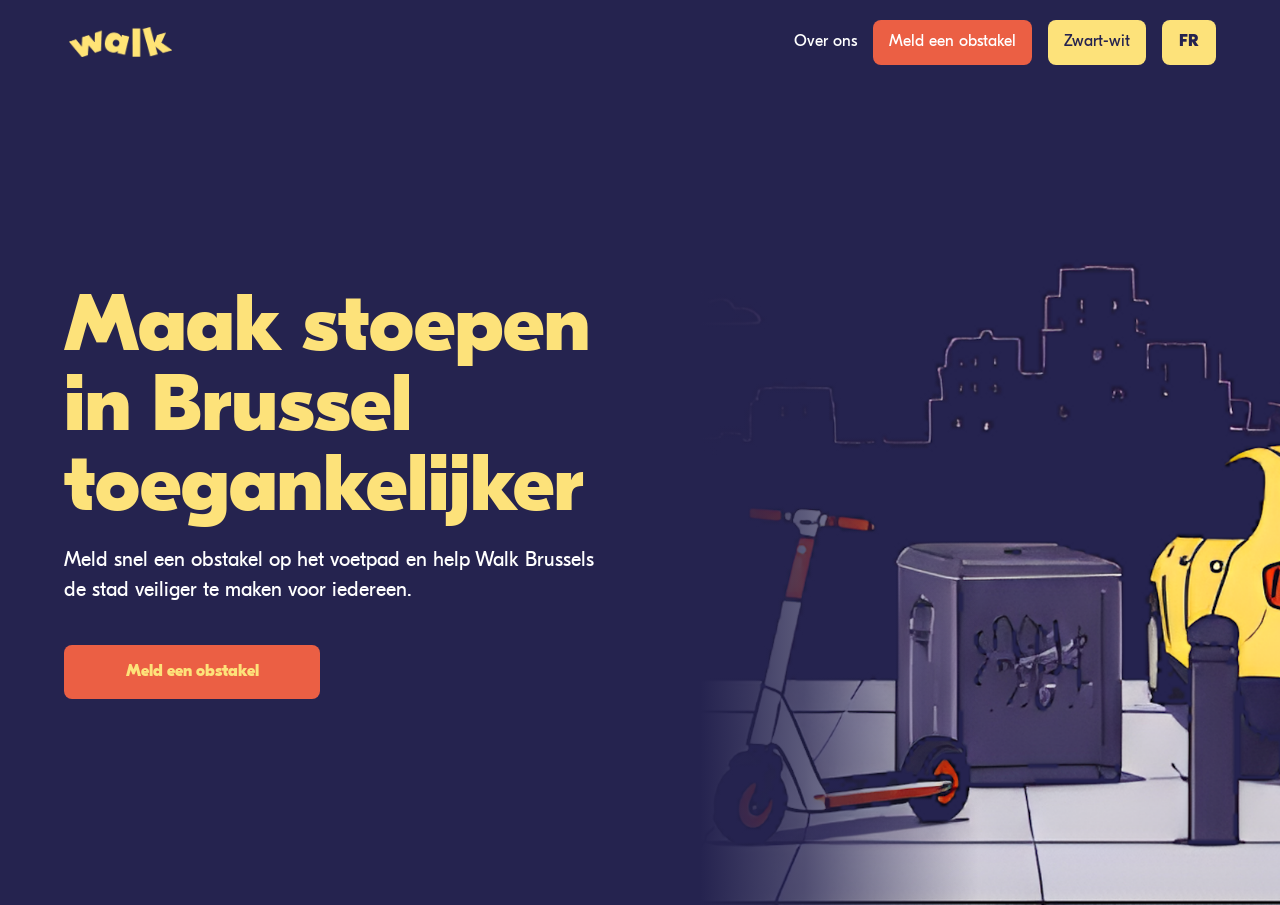
<file: index.html>
<!DOCTYPE html>
<html lang="nl">
<head>
    <meta charset="UTF-8">
    <meta name="viewport" content="width=device-width, initial-scale=1.0">
    <title>Walk Brussels</title>
    <link rel="stylesheet" href="css/main.css">
    <link rel="icon" href="images/icons/Fav.png" type="/images/icons/Fav">
    <script src="js/mode-toggle.js" defer></script>
    <script src="js/language-toggle.js" defer></script>
</head>
<body>
    <header class="site-header">
        <nav class="nav" aria-label="Main navigation">
            <a class="nav__logo" href="index.html">
                <img class="nav__logo-image" src="images/icons/walkyellow.png" alt="Walk Brussels">
            </a>

            <ul class="nav__list">
                <li class="nav__item">
                    <a class="nav__link" id="nav-about" href="https://www.walk.brussels/nl/qui-sommes-nous">Over ons</a>
                </li>
                <li class="nav__item">
                    <a class="nav__link nav__link--button" id="nav-report" href="pages/obstacle.html">Meld een obstakel</a>
                </li>
            </ul>
        </nav>
    </header>

    <main>
        <section class="hero">
            <div class="hero__content">
                <div class="hero__copy">
                    <h1 class="hero__title">
                        <span class="hero__title-desktop" id="hero-title-desktop">Maak stoepen in Brussel toegankelijker</span>
                        <span class="hero__title-mobile" id="hero-title-mobile">De stoep is van iedereen.</span>
                    </h1>
                    <p class="hero__text hero__text--desktop" id="hero-text-desktop">
                        Meld snel een obstakel op het voetpad en help Walk Brussels de stad veiliger te maken voor iedereen.
                    </p>
                    <p class="hero__text hero__text--mobile">
                        <span class="hero__text-color" id="hero-text-mobile-color">Zie je een obstakel op het voetpad? Meld het en help Brussel toegankelijk te houden.</span>
                        <span class="hero__text-bw" id="hero-text-mobile-bw">Zie je een obstakel?<br>Meld het hier.</span>
                    </p>
                    <a class="hero__button" id="hero-button" href="pages/obstacle.html">Meld een obstakel</a>
                </div>

                <div class="hero__media">
                    <img
                        class="hero__image hero__image--color"
                        src="images/photos/photo1.png"
                        alt="Voetpad met obstakels in Brussel"
                    >
                    <img
                        class="hero__image hero__image--bw"
                        src="images/photos/blackwhite-photo.png"
                        alt="Voetpad met obstakels in Brussel"
                    >
                </div>

                <ul class="hero__features" aria-label="Walk Brussels voordelen">
                    <li class="hero__feature">
                        <img class="hero__feature-icon hero__feature-icon--color" src="images/icons/yellow walker.png" alt="">
                        <img class="hero__feature-icon hero__feature-icon--bw" src="images/icons/walker.png" alt="">
                        <p id="hero-feature-safe">Voor een vlotte en veilige stoep</p>
                    </li>
                    <li class="hero__feature">
                        <img class="hero__feature-icon hero__feature-icon--color" src="images/icons/yellow rolstoel.png" alt="">
                        <img class="hero__feature-icon hero__feature-icon--bw" src="images/icons/toilet.png" alt="">
                        <p id="hero-feature-accessible">Toegankelijk voor iedereen</p>
                    </li>
                    <li class="hero__feature">
                        <img class="hero__feature-icon hero__feature-icon--color" src="images/icons/yellow house.png" alt="">
                        <img class="hero__feature-icon hero__feature-icon--bw" src="images/icons/village.png" alt="">
                        <p id="hero-feature-city">Samen maken we Brussel mooier</p>
                    </li>
                </ul>
            </div>
        </section>
    </main>
</body>
</html>
</file>
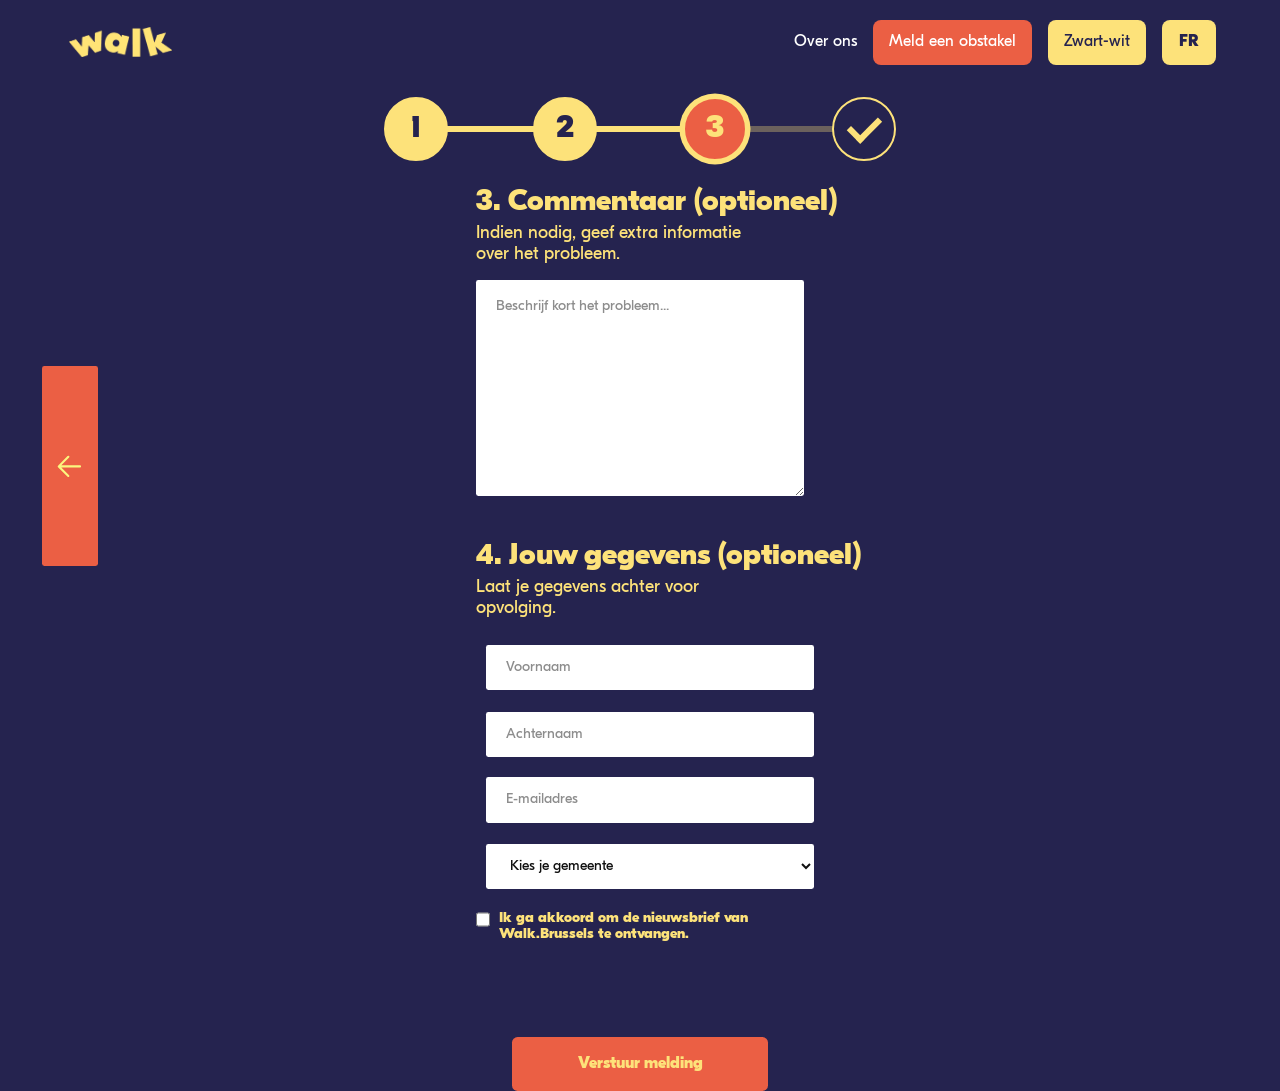
<file: pages/info.html>
<!DOCTYPE html>
<html lang="nl">
<head>
    <meta charset="UTF-8">
    <meta name="viewport" content="width=device-width, initial-scale=1.0">
    <title>Commentaar | Walk Brussels</title>
    <link rel="stylesheet" href="../css/main.css">
    <link rel="icon" href="../images/icons/Fav.png" type="/images/icons/Fav">
    <script src="../js/mode-toggle.js" defer></script>
    <script src="../js/language-toggle.js" defer></script>
    <script src="../js/user-data.js" defer></script>
</head>
<body>
    <header class="site-header">
        <nav class="nav" aria-label="Main navigation">
            <a class="nav__logo" href="../index.html">
                <img class="nav__logo-image" src="../images/icons/walkyellow.png" alt="Walk Brussels">
            </a>

            <ul class="nav__list">
                <li class="nav__item">
                    <a class="nav__link" id="nav-about" href="https://www.walk.brussels/nl/qui-sommes-nous">Over ons</a>
                </li>
                <li class="nav__item">
                    <a class="nav__link nav__link--button" id="nav-report" href="obstacle.html">Meld een obstakel</a>
                </li>
            </ul>
        </nav>
    </header>

    <main class="report report--details">
        <a class="report__arrow report__arrow--previous" href="photo.html" aria-label="Vorige stap">
            <img src="../images/icons/arrow_next-button.svg" alt="" aria-hidden="true">
        </a>

        <form class="details-form" id="userForm" action="thanks.html">
            <div class="step-indicator" aria-label="Voortgang">
                <span class="step-indicator__item is-complete">1</span>
                <span class="step-indicator__line is-complete"></span>
                <span class="step-indicator__item is-complete">2</span>
                <span class="step-indicator__line is-complete"></span>
                <span class="step-indicator__item is-active">3</span>
                <span class="step-indicator__line"></span>
                <span class="step-indicator__item step-indicator__item--check" aria-label="Klaar"></span>
            </div>

            <section class="details-step" aria-labelledby="comment-title">
                <div class="details-step__heading">
                    <p class="details-step__number" id="comment-step-number">3. Commentaar <span class="color-only">(optioneel)</span></p>
                    <h1 class="details-step__title" id="comment-title">Indien nodig, geef extra informatie<br>over het probleem.</h1>
                </div>

                <label class="sr-only" id="comment-label" for="comment">Beschrijf kort het probleem</label>
                <textarea class="details-form__comment" id="comment" name="comment" placeholder="Beschrijf kort het probleem..."></textarea>
            </section>

            <section class="details-step details-step--contact" aria-labelledby="contact-title">
                <div class="details-step__heading">
                    <p class="details-step__number" id="contact-step-number">4. Jouw gegevens <span class="color-only">(optioneel)</span></p>
                    <h2 class="details-step__title" id="contact-title">Laat je gegevens achter voor<br>opvolging.</h2>
                </div>

                <label class="sr-only" id="first-name-label" for="firstName">Voornaam</label>
                <input class="details-form__name" id="firstName" name="firstName" type="text" placeholder="Voornaam">

                <label class="sr-only" id="last-name-label" for="lastName">Achternaam</label>
                <input class="details-form__name" id="lastName" name="lastName" type="text" placeholder="Achternaam">

                <label class="sr-only" id="email-label" for="email">E-mailadres</label>
                <input class="details-form__email" id="email" name="email" type="email" placeholder="E-mailadres">

                <label class="sr-only" id="gemeente-label" for="gemeente">Gemeente</label>
                <select class="details-form__select" id="gemeente" name="gemeente">
                    <option id="gemeente-placeholder" value="">Kies je gemeente</option>
                    <option value="1000">1000 Brussel</option>
                    <option value="1030">1030 Schaarbeek</option>
                    <option value="1040">1040 Etterbeek</option>
                    <option value="1050">1050 Elsene</option>
                    <option value="1060">1060 Sint-Gillis</option>
                    <option value="1070">1070 Anderlecht</option>
                    <option value="1080">1080 Molenbeek</option>
                    <option value="1081">1081 Koekelberg</option>
                    <option value="1082">1082 Sint-Agatha-Berchem</option>
                    <option value="1083">1083 Ganshoren</option>
                    <option value="1090">1090 Jette</option>
                    <option value="1140">1140 Evere</option>
                    <option value="1150">1150 Sint-Pieters-Woluwe</option>
                    <option value="1160">1160 Oudergem</option>
                    <option value="1170">1170 Watermaal-Bosvoorde</option>
                    <option value="1180">1180 Ukkel</option>
                    <option value="1190">1190 Vorst</option>
                    <option value="1200">1200 Sint-Lambrechts-Woluwe</option>
                    <option value="1210">1210 Sint-Joost-ten-Node</option>
                    <option value="walk">Walk Brussels</option>
                    <option value="vrijetrottoirslibres">Vrije trottoirs libres</option>
                    <option id="other-obstacles-option" value="autreobstacle">Andere obstakels</option>
                </select>

                <label class="details-form__newsletter" for="newsletter">
                    <input class="details-form__newsletter-input" id="newsletter" name="newsletter" type="checkbox">
                    <span id="newsletter-text">Ik ga akkoord om de nieuwsbrief van Walk.Brussels te ontvangen.</span>
                </label>

                <p class="details-form__result" id="formResult" aria-live="polite"></p>
            </section>

            <button class="details-form__button" id="submit-button" type="submit">Verstuur melding</button>
        </form>
    </main>
</body>
</html>
</file>
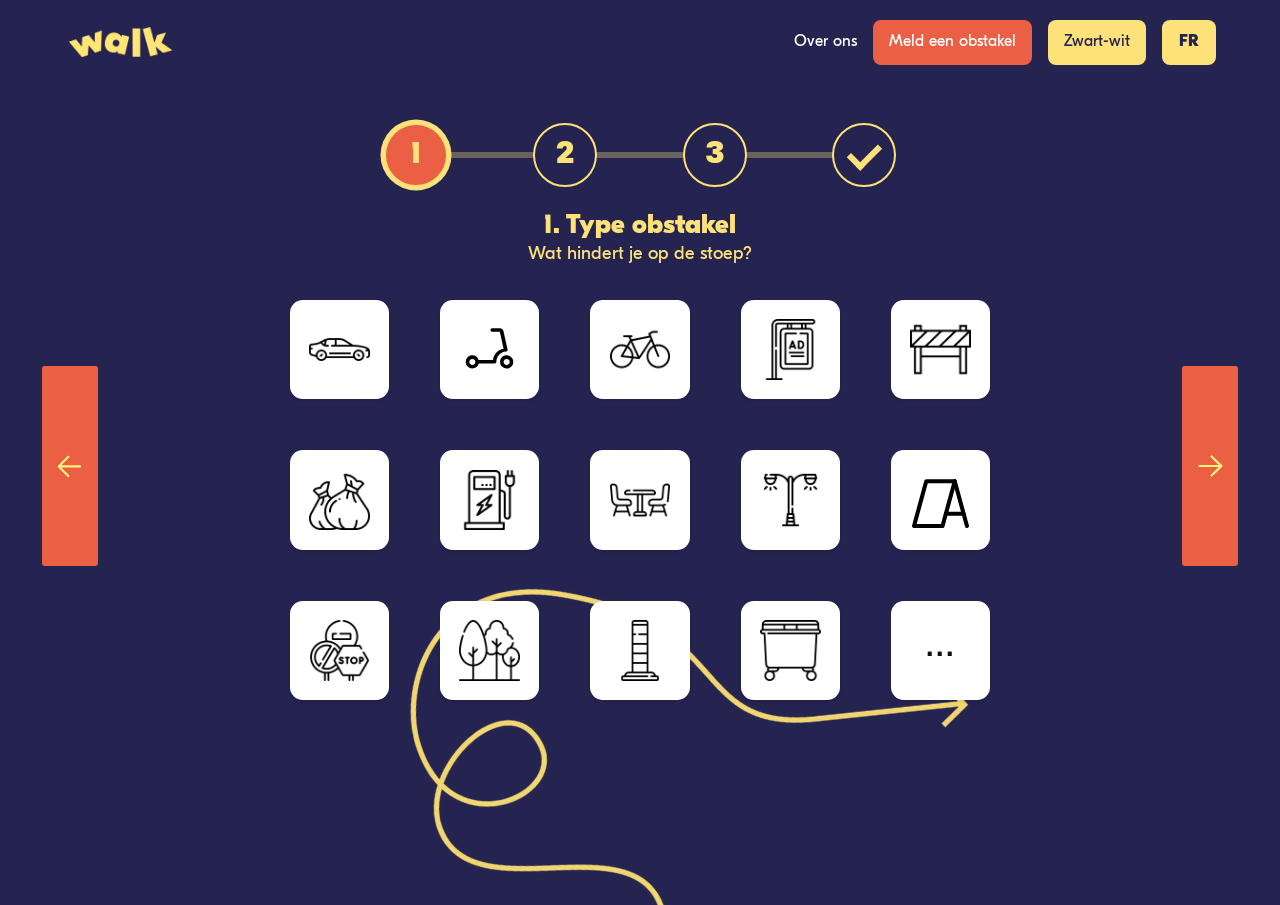
<file: pages/obstacle.html>
<!DOCTYPE html>
<html lang="nl">
<head>
    <meta charset="UTF-8">
    <meta name="viewport" content="width=device-width, initial-scale=1.0">
    <title>Type obstakel | Walk Brussels</title>
    <link rel="stylesheet" href="../css/main.css">
    <link rel="icon" href="../images/icons/Fav.png" type="/images/icons/Fav">
    <script src="../js/mode-toggle.js" defer></script>
    <script src="../js/language-toggle.js" defer></script>
    <script src="../js/obstacle-select.js" defer></script>
</head>
<body class="page-obstacle">
    <header class="site-header">
        <nav class="nav" aria-label="Main navigation">
            <a class="nav__logo" href="../index.html">
                <img class="nav__logo-image" src="../images/icons/walkyellow.png" alt="Walk Brussels">
            </a>

            <ul class="nav__list">
                <li class="nav__item">
                    <a class="nav__link" id="nav-about" href="https://www.walk.brussels/nl/qui-sommes-nous">Over ons</a>
                </li>
                <li class="nav__item">
                    <a class="nav__link nav__link--button" id="nav-report" href="obstacle.html">Meld een obstakel</a>
                </li>
            </ul>
        </nav>
    </header>

    <main class="report">
        <img
            class="report__decor"
            src="../images/icons/fl%C3%A8che3_jaune.avif"
            alt=""
            aria-hidden="true"
        >

        <a class="report__arrow report__arrow--previous" href="../index.html" aria-label="Vorige stap">
            <img src="../images/icons/arrow_next-button.svg" alt="" aria-hidden="true">
        </a>

        <section class="obstacle-step" aria-labelledby="obstacle-title">
            <div class="step-indicator" aria-label="Voortgang">
                <span class="step-indicator__item is-active">1</span>
                <span class="step-indicator__line"></span>
                <span class="step-indicator__item">2</span>
                <span class="step-indicator__line"></span>
                <span class="step-indicator__item">3</span>
                <span class="step-indicator__line"></span>
                <span class="step-indicator__item step-indicator__item--check" aria-label="Klaar"></span>
            </div>

            <div class="obstacle-step__heading">
                <p class="obstacle-step__number" id="obstacle-step-number">1. Type obstakel</p>
                <h1 class="obstacle-step__title" id="obstacle-title">Wat hindert je op de stoep?</h1>
            </div>

            <div class="obstacle-step__stage">
                <div class="obstacle-step__line" aria-hidden="true">
                    <span class="obstacle-step__curve obstacle-step__curve--left"></span>
                    <span class="obstacle-step__curve obstacle-step__curve--center"></span>
                    <span class="obstacle-step__curve obstacle-step__curve--right"></span>
                </div>

                <form class="obstacle-grid" action="photo.html">
                    <button class="obstacle-card" type="button" name="obstacle" value="car" aria-label="Auto" aria-pressed="false">
                        <img src="../images/icons/car.png" alt="">
                    </button>
                    <button class="obstacle-card" type="button" name="obstacle" value="scooter" aria-label="Step" aria-pressed="false">
                        <img src="../images/icons/scooter.svg" alt="">
                    </button>
                    <button class="obstacle-card" type="button" name="obstacle" value="bicycle" aria-label="Fiets" aria-pressed="false">
                        <img src="../images/icons/bycicle.png" alt="">
                    </button>
                    <button class="obstacle-card" type="button" name="obstacle" value="boarding" aria-label="Stoepbord" aria-pressed="false">
                        <img src="../images/icons/boarding.png" alt="">
                    </button>
                    <button class="obstacle-card" type="button" name="obstacle" value="barrier" aria-label="Werfbarriere" aria-pressed="false">
                        <img src="../images/icons/barrier.png" alt="">
                    </button>
                    <button class="obstacle-card" type="button" name="obstacle" value="garbage" aria-label="Vuilniszakken" aria-pressed="false">
                        <img src="../images/icons/garbage-bag.png" alt="">
                    </button>
                    <button class="obstacle-card" type="button" name="obstacle" value="charging" aria-label="Laadpaal" aria-pressed="false">
                        <img src="../images/icons/charging.png" alt="">
                    </button>
                    <button class="obstacle-card" type="button" name="obstacle" value="terrace" aria-label="Terrasmeubilair" aria-pressed="false">
                        <img src="../images/icons/chair.png" alt="">
                    </button>
                    <button class="obstacle-card" type="button" name="obstacle" value="street-lamp" aria-label="Straatlamp" aria-pressed="false">
                        <img src="../images/icons/street-lamp.png" alt="">
                    </button>
                    <button class="obstacle-card" type="button" name="obstacle" value="ad-panel" aria-label="Reclamepaneel" aria-pressed="false">
                        <img src="../images/icons/panneau.svg" alt="">
                    </button>
                    <button class="obstacle-card" type="button" name="obstacle" value="road-sign" aria-label="Verkeersbord" aria-pressed="false">
                        <img src="../images/icons/road-sign.png" alt="">
                    </button>
                    <button class="obstacle-card" type="button" name="obstacle" value="trees" aria-label="Beplanting" aria-pressed="false">
                        <img src="../images/icons/trees.png" alt="">
                    </button>
                    <button class="obstacle-card" type="button" name="obstacle" value="bollards" aria-label="Paaltjes" aria-pressed="false">
                        <img src="../images/icons/bollards.png" alt="">
                    </button>
                    <button class="obstacle-card" type="button" name="obstacle" value="container" aria-label="Afvalcontainer" aria-pressed="false">
                        <img src="../images/icons/waste(1).png" alt="">
                    </button>
                    <button class="obstacle-card obstacle-card--more" type="button" name="obstacle" value="other" aria-label="Ander obstakel" aria-pressed="false">
                        <span aria-hidden="true">...</span>
                    </button>
                </form>
            </div>
        </section>

        <a class="report__arrow report__arrow--next" href="photo.html" aria-label="Volgende stap">
            <img src="../images/icons/arrow_next-button.svg" alt="" aria-hidden="true">
        </a>
    </main>
</body>
</html>
</file>
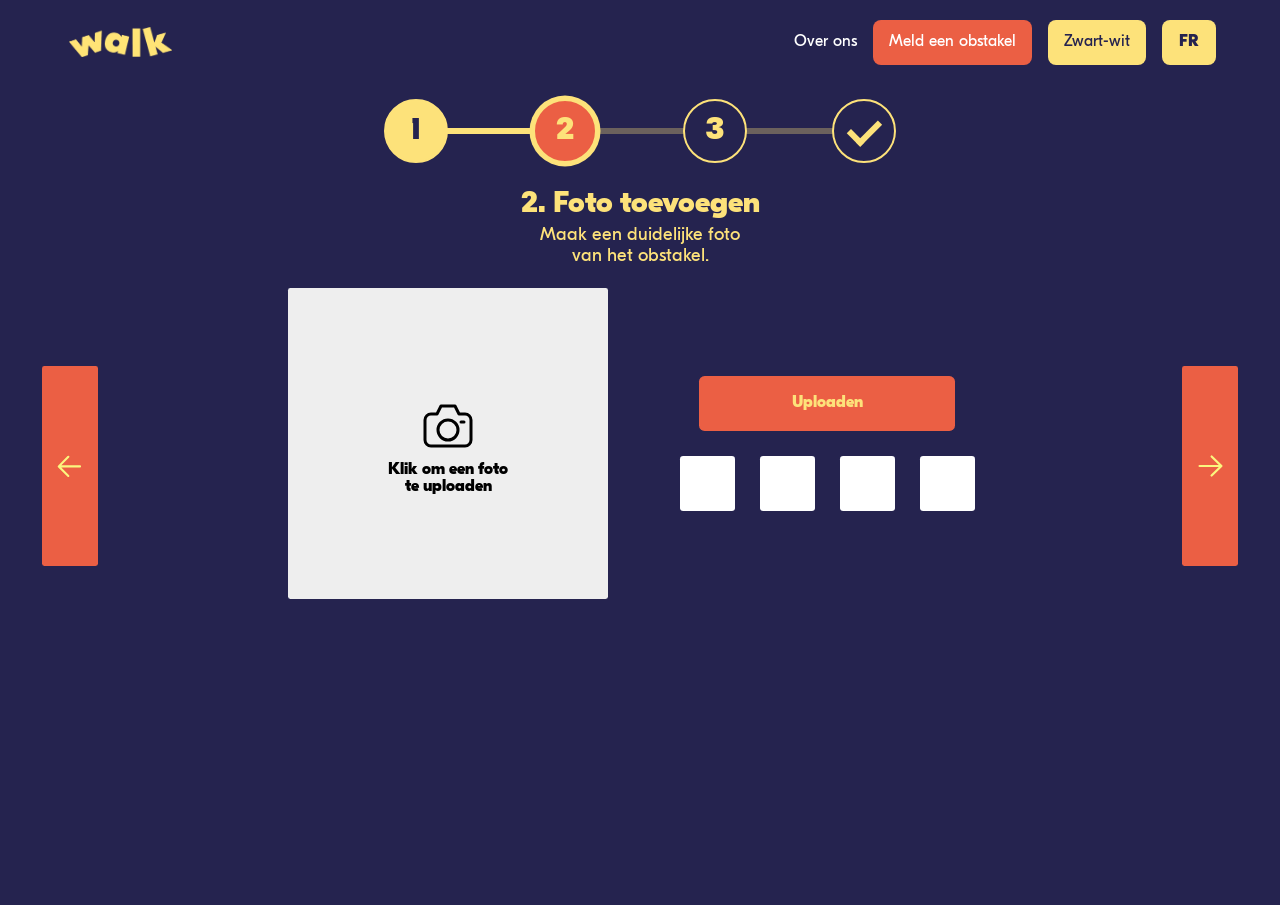
<file: pages/photo.html>
<!DOCTYPE html>
<html lang="nl">
<head>
    <meta charset="UTF-8">
    <meta name="viewport" content="width=device-width, initial-scale=1.0">
    <title>Foto toevoegen | Walk Brussels</title>
    <link rel="stylesheet" href="../css/main.css">
    <link rel="icon" href="../images/icons/Fav.png" type="/images/icons/Fav">
    <script src="../js/mode-toggle.js" defer></script>
    <script src="../js/language-toggle.js" defer></script>
    <script src="../js/photo-preview.js" defer></script>
</head>
<body>
    <header class="site-header">
        <nav class="nav" aria-label="Main navigation">
            <a class="nav__logo" href="../index.html">
                <img class="nav__logo-image" src="../images/icons/walkyellow.png" alt="Walk Brussels">
            </a>

            <ul class="nav__list">
                <li class="nav__item">
                    <a class="nav__link" id="nav-about" href="https://www.walk.brussels/nl/qui-sommes-nous">Over ons</a>
                </li>
                <li class="nav__item">
                    <a class="nav__link nav__link--button" id="nav-report" href="obstacle.html">Meld een obstakel</a>
                </li>
            </ul>
        </nav>
    </header>

    <main class="report report--photo">
        <a class="report__arrow report__arrow--previous" href="obstacle.html" aria-label="Vorige stap">
            <img src="../images/icons/arrow_next-button.svg" alt="" aria-hidden="true">
        </a>

        <section class="photo-step" aria-labelledby="photo-title">
            <div class="step-indicator" aria-label="Voortgang">
                <span class="step-indicator__item is-complete">1</span>
                <span class="step-indicator__line is-complete"></span>
                <span class="step-indicator__item is-active">2</span>
                <span class="step-indicator__line"></span>
                <span class="step-indicator__item">3</span>
                <span class="step-indicator__line"></span>
                <span class="step-indicator__item step-indicator__item--check" aria-label="Klaar"></span>
            </div>

            <div class="photo-step__heading">
                <p class="photo-step__number" id="photo-step-number">2. Foto toevoegen<span class="bw-only">*</span></p>
                <h1 class="photo-step__title" id="photo-title">Maak een duidelijke foto<br>van het obstakel.</h1>
            </div>

            <form class="photo-form" action="info.html">
                <label class="photo-upload" for="obstacle-photo">
                    <input class="photo-upload__input" id="obstacle-photo" name="photo" type="file" accept="image/*" multiple>
                    <span class="photo-upload__content">
                        <svg class="photo-upload__icon" viewBox="0 0 64 64" aria-hidden="true">
                            <path d="M21 22h-6a6 6 0 0 0-6 6v20a6 6 0 0 0 6 6h34a6 6 0 0 0 6-6V28a6 6 0 0 0-6-6h-6l-4-8H25l-4 8Z" fill="none" stroke="currentColor" stroke-width="3" stroke-linejoin="round"/>
                            <circle cx="32" cy="38" r="10" fill="none" stroke="currentColor" stroke-width="3"/>
                            <path d="M45 30h3" fill="none" stroke="currentColor" stroke-width="3" stroke-linecap="round"/>
                        </svg>
                        <span id="photo-upload-text">Klik om een foto<br>te uploaden</span>
                    </span>
                </label>

                <div class="photo-form__actions">
                    <button class="photo-form__button" id="upload-button" type="submit">Uploaden</button>

                    <ol class="step-progress" aria-label="Voortgang">
                        <li class="step-progress__item" aria-label="Foto preview 1"></li>
                        <li class="step-progress__item step-progress__item--current" aria-label="Foto preview 2"></li>
                        <li class="step-progress__item" aria-label="Foto preview 3"></li>
                        <li class="step-progress__item" aria-label="Foto preview 4"></li>
                    </ol>
                </div>
            </form>
        </section>

        <a class="report__arrow report__arrow--next" href="info.html" aria-label="Volgende stap">
            <img src="../images/icons/arrow_next-button.svg" alt="" aria-hidden="true">
        </a>
    </main>
</body>
</html>
</file>
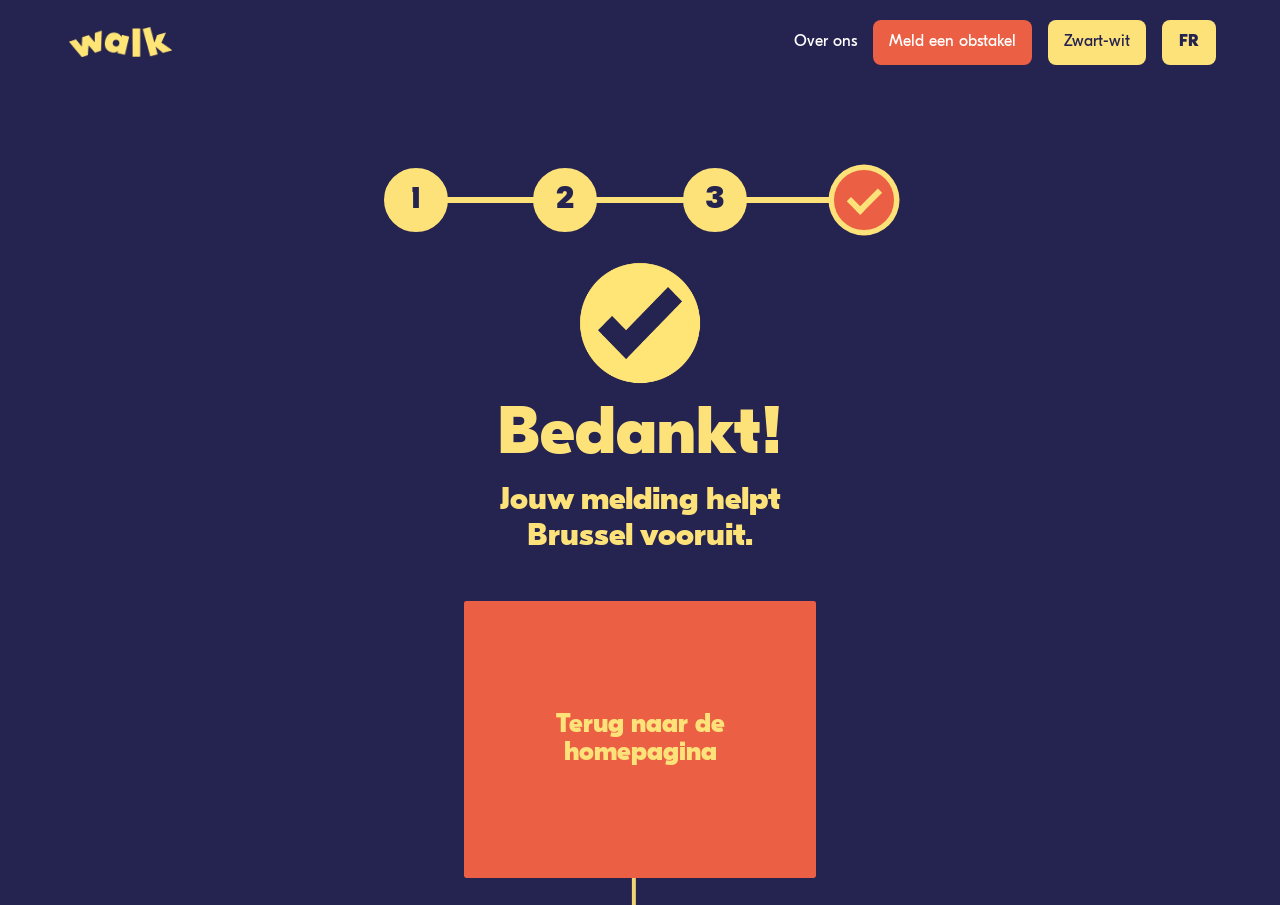
<file: pages/thanks.html>
<!DOCTYPE html>
<html lang="nl">
<head>
    <meta charset="UTF-8">
    <meta name="viewport" content="width=device-width, initial-scale=1.0">
    <title>Bedankt | Walk Brussels</title>
    <link rel="stylesheet" href="../css/main.css">
    <link rel="icon" href="../images/icons/Fav.png" type="image/png">
    <script src="../js/mode-toggle.js" defer></script>
    <script src="../js/language-toggle.js" defer></script>
</head>
<body>
    <header class="site-header">
        <nav class="nav" aria-label="Main navigation">
            <a class="nav__logo" href="../index.html">
                <img class="nav__logo-image" src="../images/icons/walkyellow.png" alt="Walk Brussels">
            </a>

            <ul class="nav__list">
                <li class="nav__item">
                    <a class="nav__link" id="nav-about" href="https://www.walk.brussels/nl/qui-sommes-nous">Over ons</a>
                </li>
                <li class="nav__item">
                    <a class="nav__link nav__link--button" id="nav-report" href="obstacle.html">Meld een obstakel</a>
                </li>
            </ul>
        </nav>
    </header>

    <main class="thanks-page">
        <img
            class="thanks-page__line"
            src="../images/icons/fl%C3%A8che3_jaune.avif"
            alt=""
            aria-hidden="true"
        >

        <section class="thanks-card" aria-labelledby="thanks-title">
            <div class="step-indicator" aria-label="Voortgang">
                <span class="step-indicator__item is-complete">1</span>
                <span class="step-indicator__line is-complete"></span>
                <span class="step-indicator__item is-complete">2</span>
                <span class="step-indicator__line is-complete"></span>
                <span class="step-indicator__item is-complete">3</span>
                <span class="step-indicator__line is-complete"></span>
                <span class="step-indicator__item step-indicator__item--check is-active" aria-label="Klaar"></span>
            </div>

            <img class="thanks-card__check thanks-card__check--color" src="../images/icons/check-yellow.png" alt="" aria-hidden="true">
            <img class="thanks-card__check thanks-card__check--bw" src="../images/icons/check-black.png" alt="" aria-hidden="true">
            <h1 class="thanks-card__title" id="thanks-title">Bedankt!</h1>
            <p class="thanks-card__text" id="thanks-text">Jouw melding helpt<br>Brussel vooruit.</p>

            <a class="thanks-card__button" id="home-button" href="../index.html">Terug naar de<br>homepagina</a>
        </section>
    </main>
</body>
</html>
</file>
<file: css/main.css>
@import url("reset.css");
@import url("global.css");
@import url("typography.css");
@import url("navigation.css");
@import url("home.css");
@import url("form.css");
</file>
